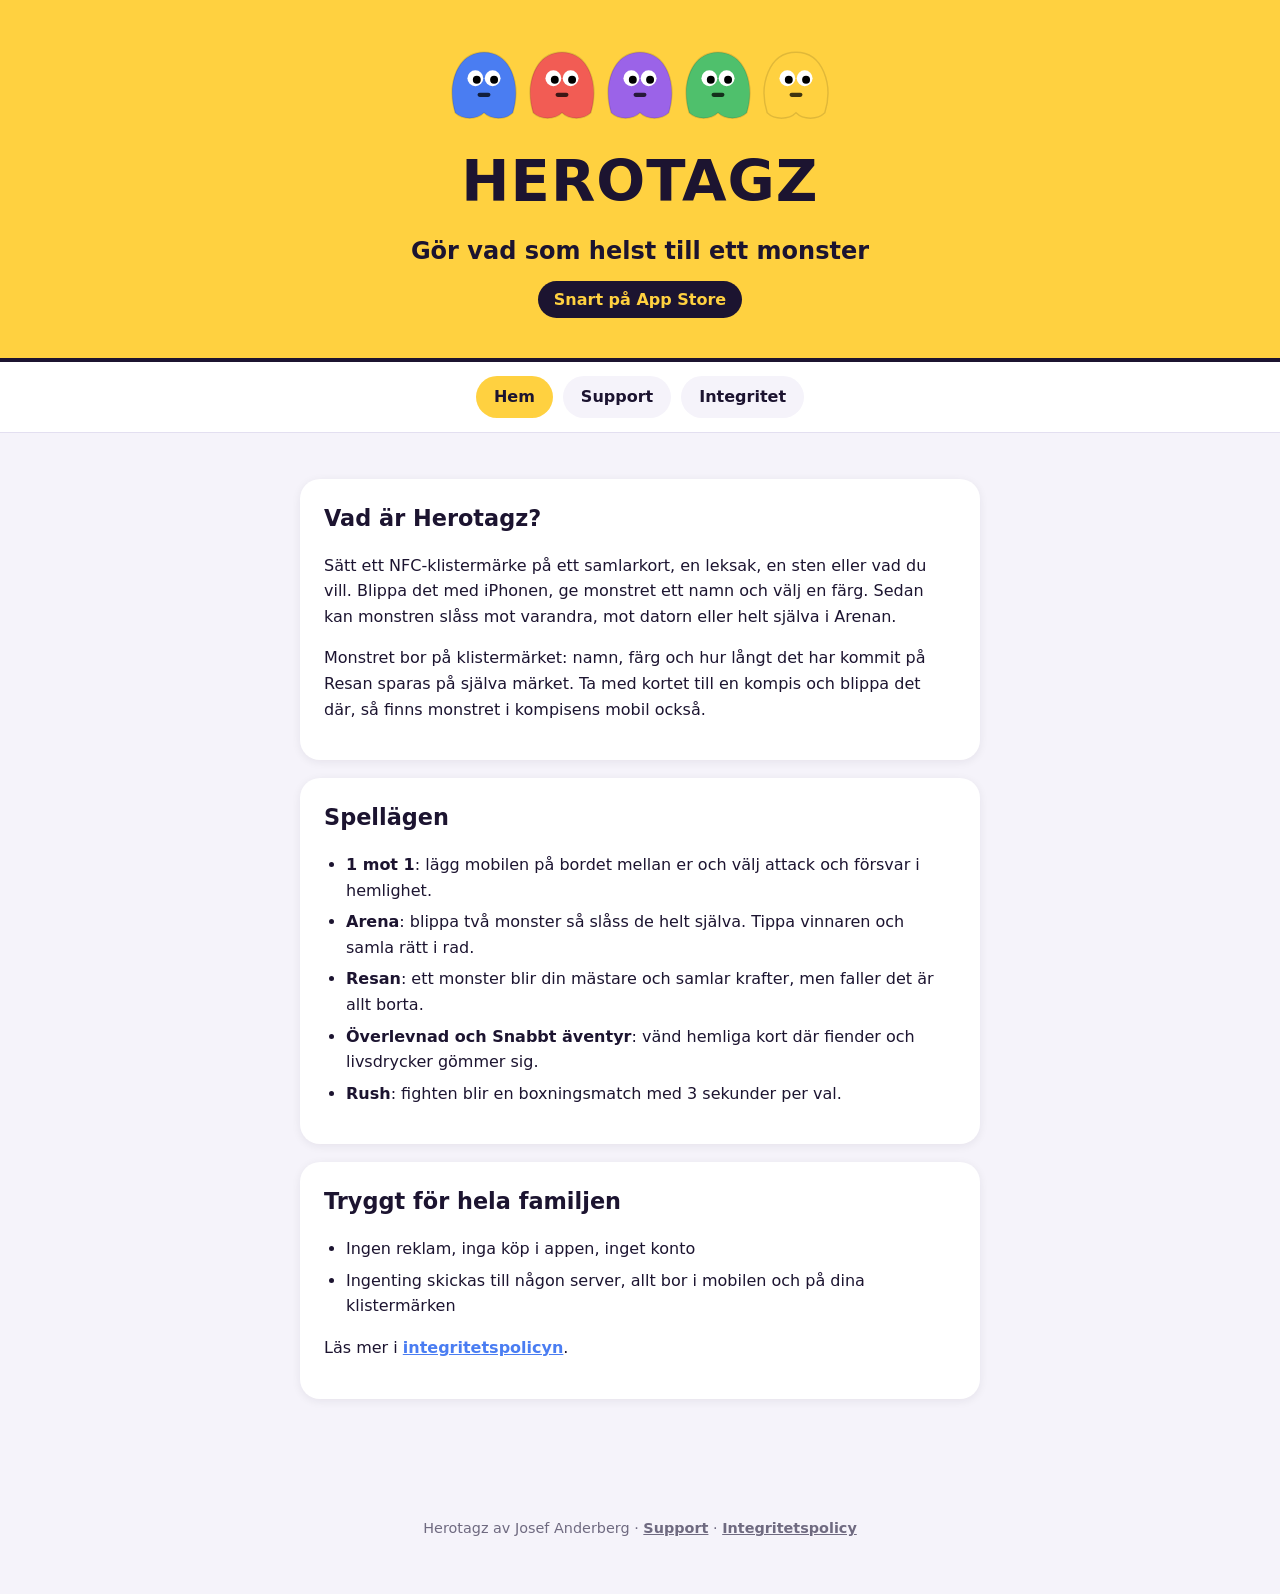
<file: index.html>
<!doctype html>
<html lang="sv">
<head>
<meta charset="utf-8">
<meta name="viewport" content="width=device-width, initial-scale=1">
<title>Herotagz - Gör vad som helst till ett monster</title>
<meta name="description" content="Herotagz är ett spel för iPhone där du sätter NFC-klistermärken på kort och leksaker, blippar dem och låter monstren slåss.">
<link rel="stylesheet" href="style.css">
</head>
<body>
<header class="hero">
  <div class="blobbar">
    <svg viewBox="0 0 100 100" xmlns="http://www.w3.org/2000/svg"><path d="M10 90 C -2 52, 12 6, 50 6 C 88 6, 102 52, 90 90 C 80 100, 60 100, 50 90 C 40 100, 20 100, 10 90 Z" fill="#4a7df2" stroke="rgba(0,0,0,0.12)" stroke-width="2"/><circle cx="38" cy="42" r="11" fill="#fff"/><circle cx="62" cy="42" r="11" fill="#fff"/><circle cx="40" cy="44" r="5.5" fill="#000"/><circle cx="64" cy="44" r="5.5" fill="#000"/><rect x="41" y="62" width="18" height="6" rx="3" fill="rgba(0,0,0,0.75)"/></svg>
    <svg viewBox="0 0 100 100" xmlns="http://www.w3.org/2000/svg"><path d="M10 90 C -2 52, 12 6, 50 6 C 88 6, 102 52, 90 90 C 80 100, 60 100, 50 90 C 40 100, 20 100, 10 90 Z" fill="#f25c54" stroke="rgba(0,0,0,0.12)" stroke-width="2"/><circle cx="38" cy="42" r="11" fill="#fff"/><circle cx="62" cy="42" r="11" fill="#fff"/><circle cx="40" cy="44" r="5.5" fill="#000"/><circle cx="64" cy="44" r="5.5" fill="#000"/><rect x="41" y="62" width="18" height="6" rx="3" fill="rgba(0,0,0,0.75)"/></svg>
    <svg viewBox="0 0 100 100" xmlns="http://www.w3.org/2000/svg"><path d="M10 90 C -2 52, 12 6, 50 6 C 88 6, 102 52, 90 90 C 80 100, 60 100, 50 90 C 40 100, 20 100, 10 90 Z" fill="#9b63e8" stroke="rgba(0,0,0,0.12)" stroke-width="2"/><circle cx="38" cy="42" r="11" fill="#fff"/><circle cx="62" cy="42" r="11" fill="#fff"/><circle cx="40" cy="44" r="5.5" fill="#000"/><circle cx="64" cy="44" r="5.5" fill="#000"/><rect x="41" y="62" width="18" height="6" rx="3" fill="rgba(0,0,0,0.75)"/></svg>
    <svg viewBox="0 0 100 100" xmlns="http://www.w3.org/2000/svg"><path d="M10 90 C -2 52, 12 6, 50 6 C 88 6, 102 52, 90 90 C 80 100, 60 100, 50 90 C 40 100, 20 100, 10 90 Z" fill="#4fc06c" stroke="rgba(0,0,0,0.12)" stroke-width="2"/><circle cx="38" cy="42" r="11" fill="#fff"/><circle cx="62" cy="42" r="11" fill="#fff"/><circle cx="40" cy="44" r="5.5" fill="#000"/><circle cx="64" cy="44" r="5.5" fill="#000"/><rect x="41" y="62" width="18" height="6" rx="3" fill="rgba(0,0,0,0.75)"/></svg>
    <svg viewBox="0 0 100 100" xmlns="http://www.w3.org/2000/svg"><path d="M10 90 C -2 52, 12 6, 50 6 C 88 6, 102 52, 90 90 C 80 100, 60 100, 50 90 C 40 100, 20 100, 10 90 Z" fill="#ffd140" stroke="rgba(0,0,0,0.12)" stroke-width="2"/><circle cx="38" cy="42" r="11" fill="#fff"/><circle cx="62" cy="42" r="11" fill="#fff"/><circle cx="40" cy="44" r="5.5" fill="#000"/><circle cx="64" cy="44" r="5.5" fill="#000"/><rect x="41" y="62" width="18" height="6" rx="3" fill="rgba(0,0,0,0.75)"/></svg>
  </div>
  <h1>HEROTAGZ</h1>
  <p class="slogan">Gör vad som helst till ett monster</p>
  <span class="märke">Snart på App Store</span>
</header>
<nav>
  <a href="./" class="aktiv">Hem</a>
  <a href="support/">Support</a>
  <a href="integritet/">Integritet</a>
</nav>
<main>
  <div class="kort">
    <h2>Vad är Herotagz?</h2>
    <p>Sätt ett NFC-klistermärke på ett samlarkort, en leksak, en sten eller vad du vill. Blippa det med iPhonen, ge monstret ett namn och välj en färg. Sedan kan monstren slåss mot varandra, mot datorn eller helt själva i Arenan.</p>
    <p>Monstret bor på klistermärket: namn, färg och hur långt det har kommit på Resan sparas på själva märket. Ta med kortet till en kompis och blippa det där, så finns monstret i kompisens mobil också.</p>
  </div>
  <div class="kort">
    <h2>Spellägen</h2>
    <ul>
      <li><strong>1 mot 1</strong>: lägg mobilen på bordet mellan er och välj attack och försvar i hemlighet.</li>
      <li><strong>Arena</strong>: blippa två monster så slåss de helt själva. Tippa vinnaren och samla rätt i rad.</li>
      <li><strong>Resan</strong>: ett monster blir din mästare och samlar krafter, men faller det är allt borta.</li>
      <li><strong>Överlevnad och Snabbt äventyr</strong>: vänd hemliga kort där fiender och livsdrycker gömmer sig.</li>
      <li><strong>Rush</strong>: fighten blir en boxningsmatch med 3 sekunder per val.</li>
    </ul>
  </div>
  <div class="kort">
    <h2>Tryggt för hela familjen</h2>
    <ul>
      <li>Ingen reklam, inga köp i appen, inget konto</li>
      <li>Ingenting skickas till någon server, allt bor i mobilen och på dina klistermärken</li>
    </ul>
    <p>Läs mer i <a href="integritet/">integritetspolicyn</a>.</p>
  </div>
</main>
<footer>
  <p>Herotagz av Josef Anderberg · <a href="support/">Support</a> · <a href="integritet/">Integritetspolicy</a></p>
</footer>
</body>
</html>
</file>
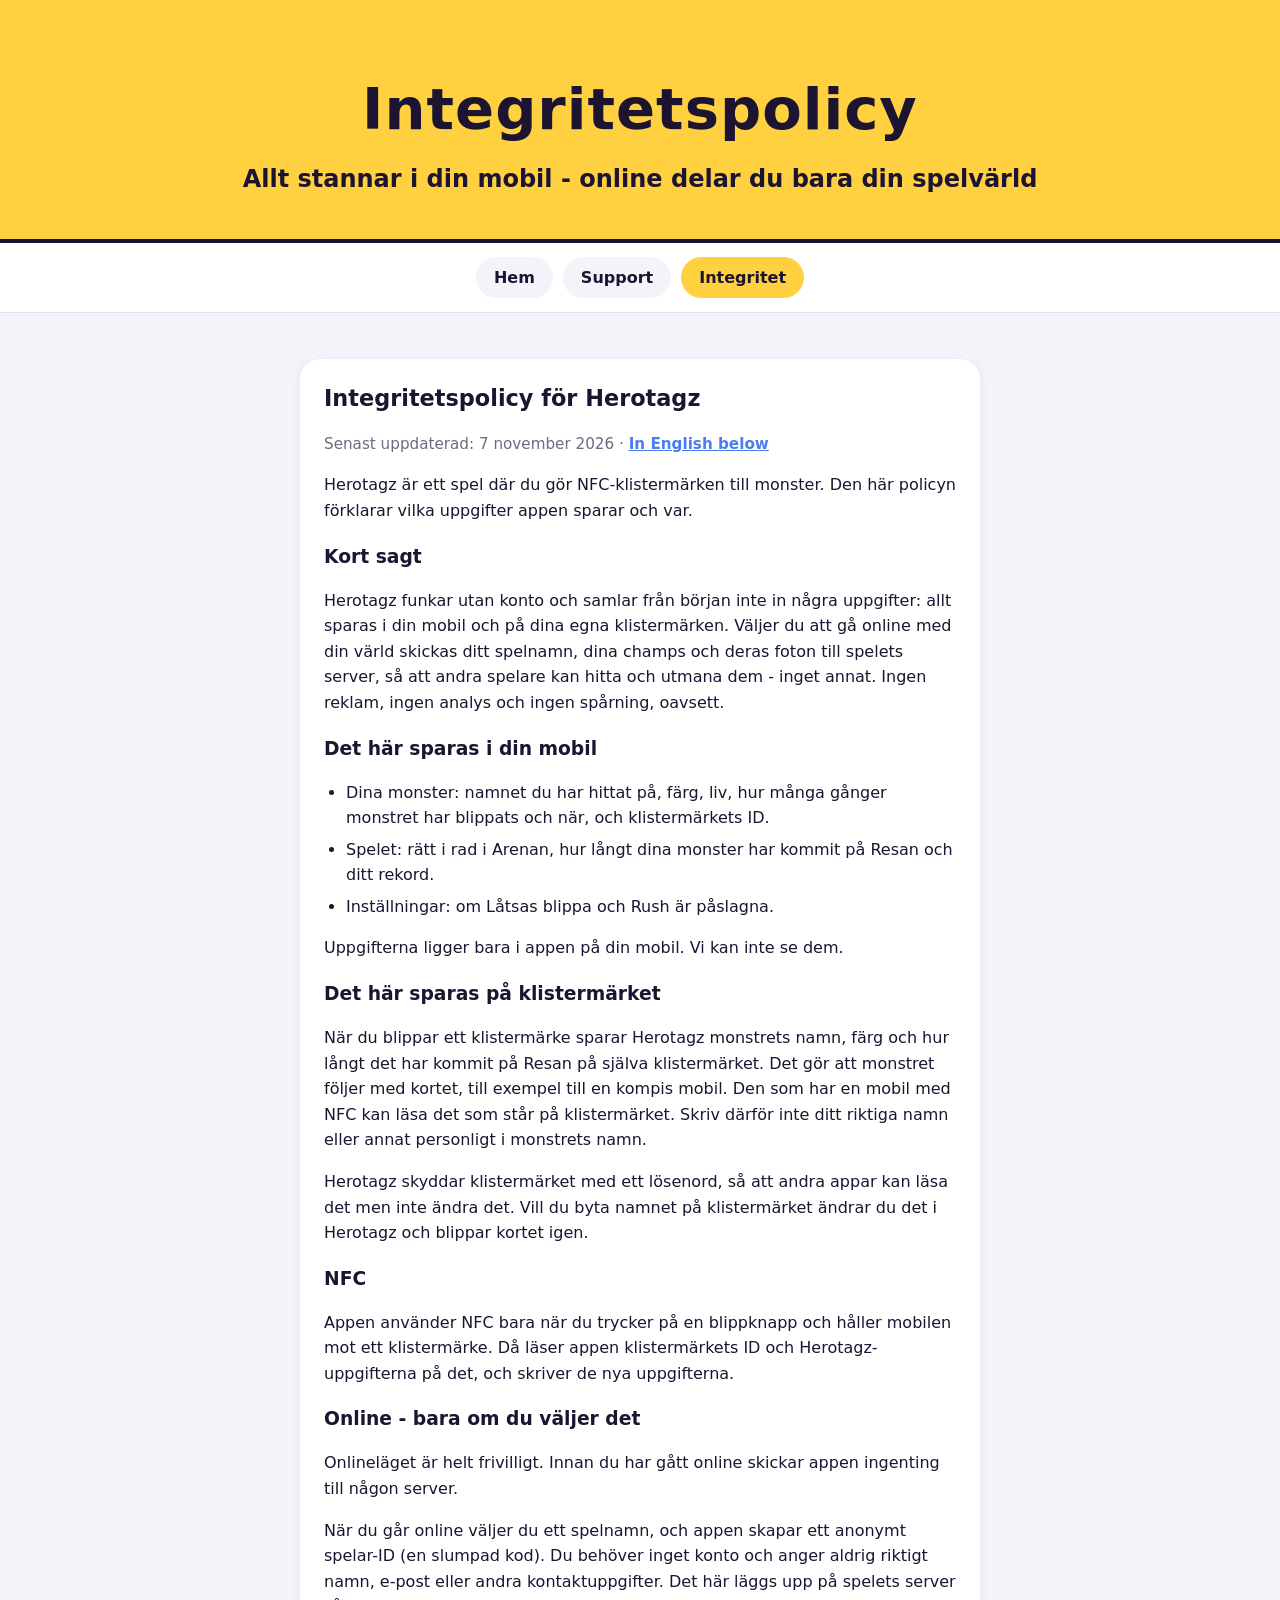
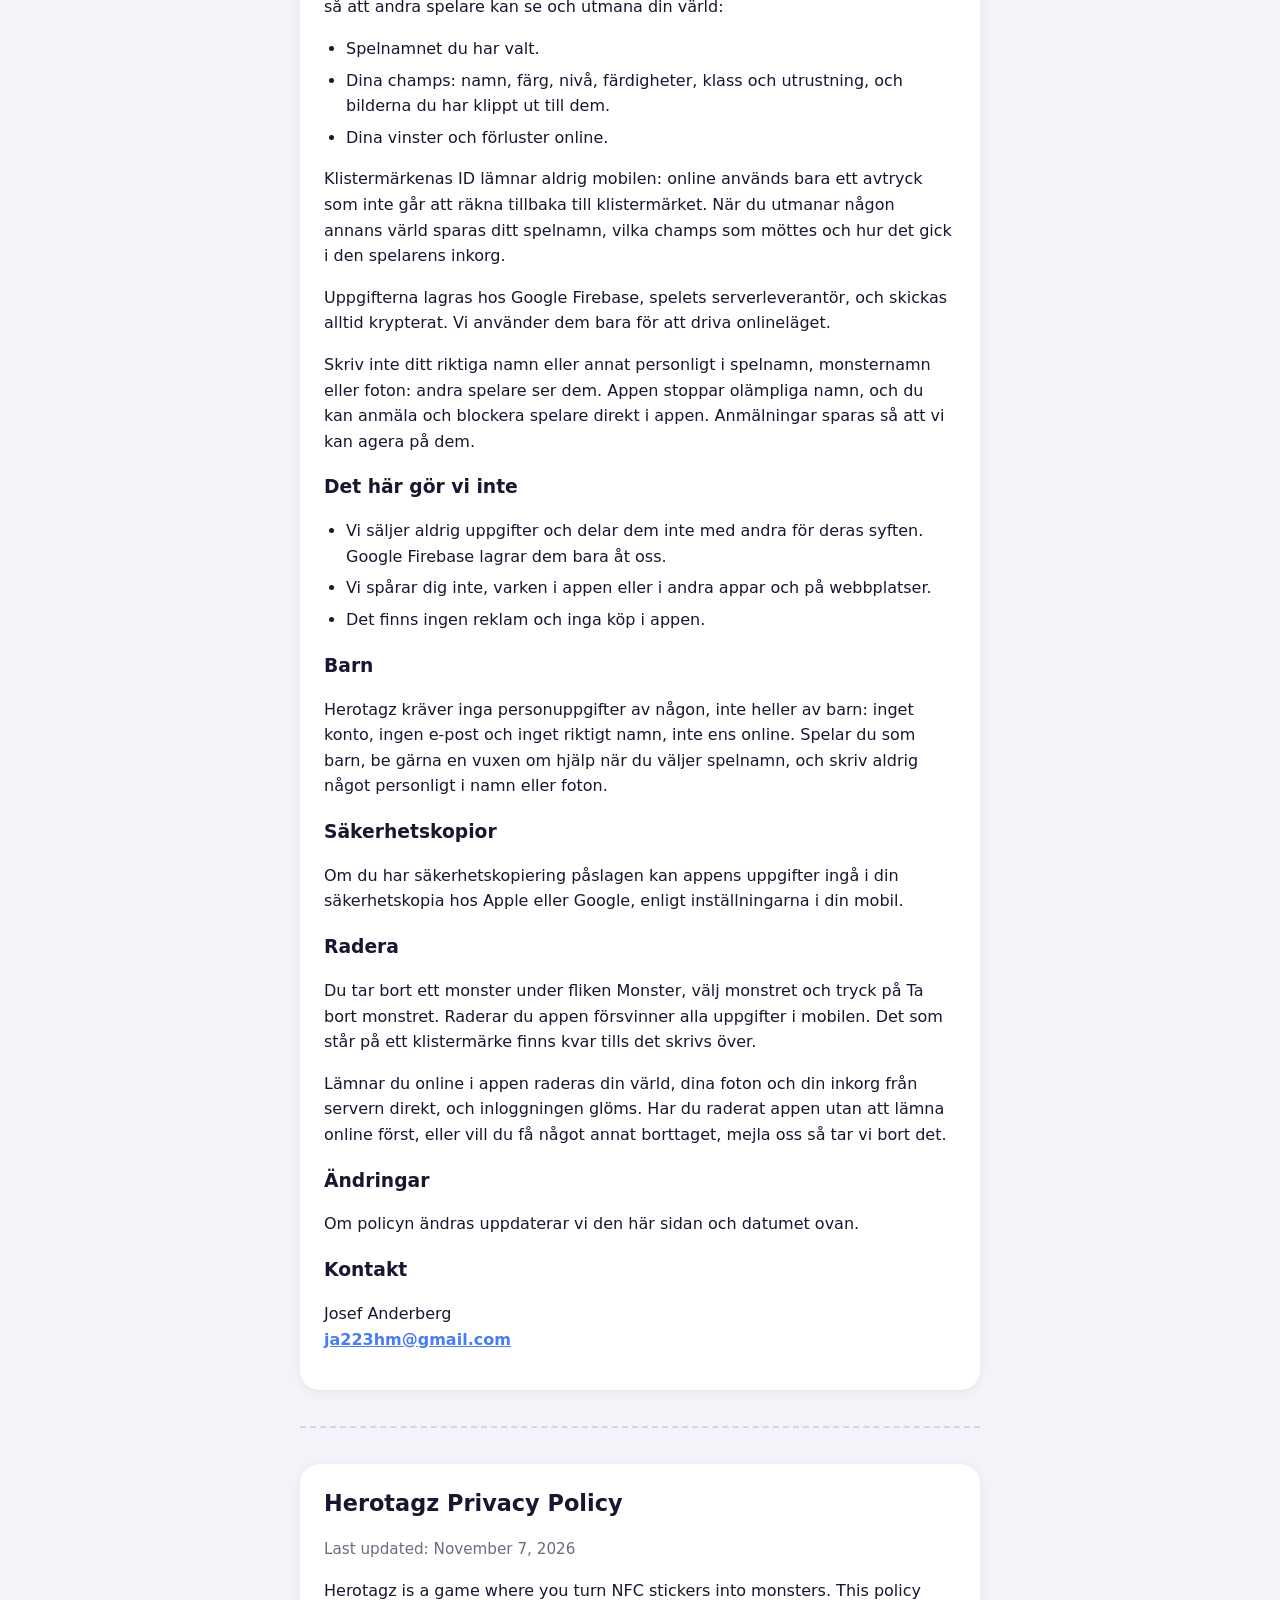
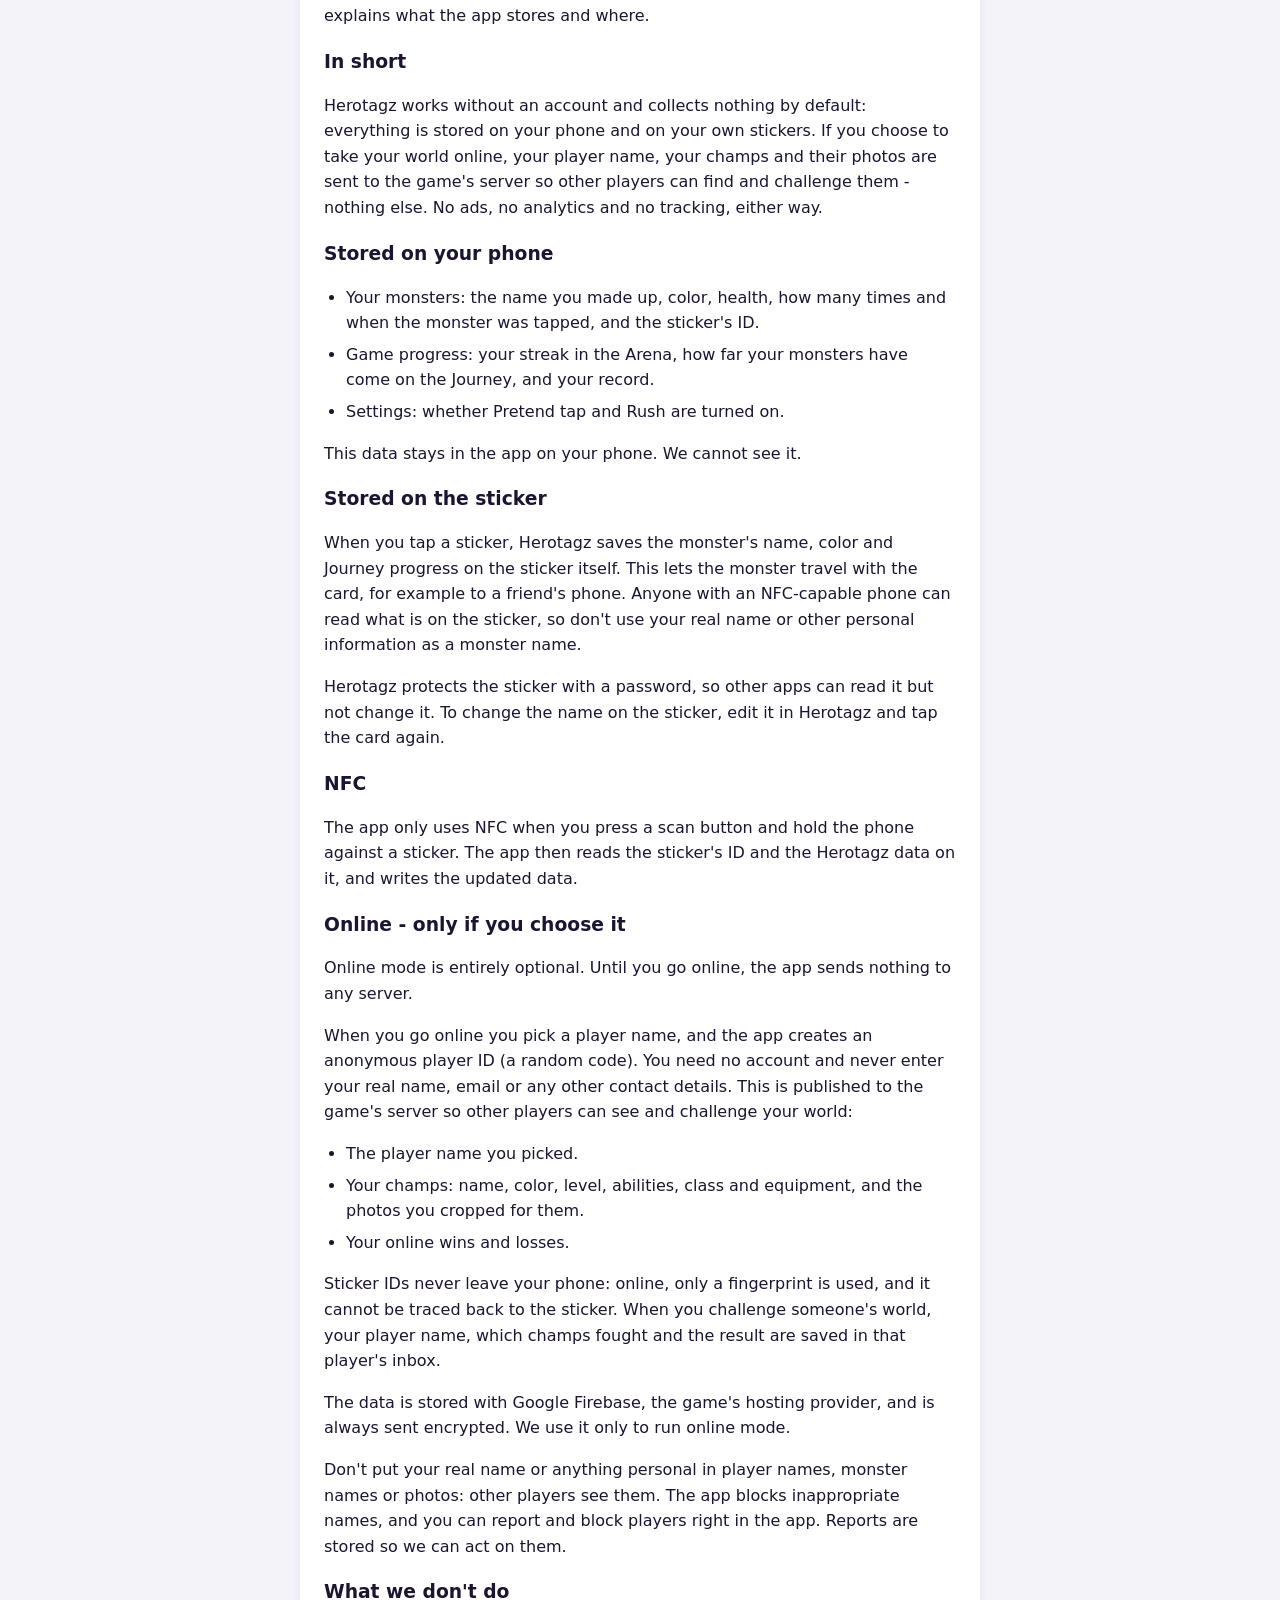
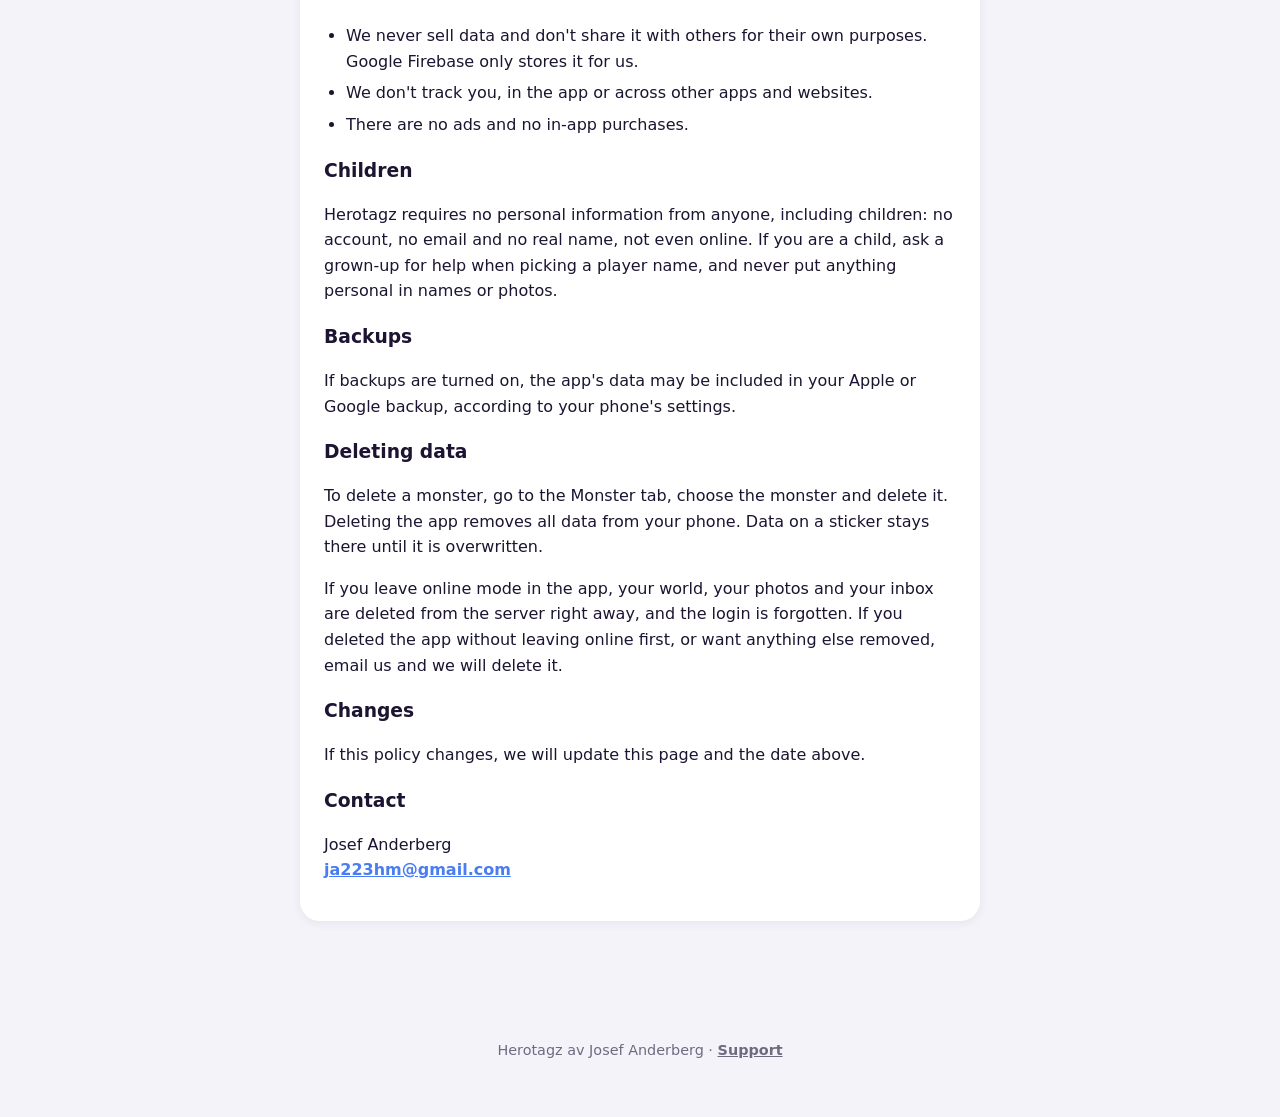
<file: integritet/index.html>
<!doctype html>
<html lang="sv">
<head>
<meta charset="utf-8">
<meta name="viewport" content="width=device-width, initial-scale=1">
<title>Integritetspolicy - Herotagz</title>
<meta name="description" content="Integritetspolicy för Herotagz. Utan onlineläget samlar appen inte in några uppgifter, och online delas bara ditt spelnamn, dina champs och deras foton.">
<link rel="stylesheet" href="../style.css">
</head>
<body>
<header class="hero">
  <h1>Integritetspolicy</h1>
  <p class="slogan">Allt stannar i din mobil - online delar du bara din spelvärld</p>
</header>
<nav>
  <a href="../">Hem</a>
  <a href="../support/">Support</a>
  <a href="./" class="aktiv">Integritet</a>
</nav>
<main>
  <div class="kort">
    <h2>Integritetspolicy för Herotagz</h2>
    <p class="datum">Senast uppdaterad: 7 november 2026 · <a href="#english">In English below</a></p>
    <p>Herotagz är ett spel där du gör NFC-klistermärken till monster. Den här policyn förklarar vilka uppgifter appen sparar och var.</p>

    <h3>Kort sagt</h3>
    <p>Herotagz funkar utan konto och samlar från början inte in några uppgifter: allt sparas i din mobil och på dina egna klistermärken. Väljer du att gå online med din värld skickas ditt spelnamn, dina champs och deras foton till spelets server, så att andra spelare kan hitta och utmana dem - inget annat. Ingen reklam, ingen analys och ingen spårning, oavsett.</p>

    <h3>Det här sparas i din mobil</h3>
    <ul>
      <li>Dina monster: namnet du har hittat på, färg, liv, hur många gånger monstret har blippats och när, och klistermärkets ID.</li>
      <li>Spelet: rätt i rad i Arenan, hur långt dina monster har kommit på Resan och ditt rekord.</li>
      <li>Inställningar: om Låtsas blippa och Rush är påslagna.</li>
    </ul>
    <p>Uppgifterna ligger bara i appen på din mobil. Vi kan inte se dem.</p>

    <h3>Det här sparas på klistermärket</h3>
    <p>När du blippar ett klistermärke sparar Herotagz monstrets namn, färg och hur långt det har kommit på Resan på själva klistermärket. Det gör att monstret följer med kortet, till exempel till en kompis mobil. Den som har en mobil med NFC kan läsa det som står på klistermärket. Skriv därför inte ditt riktiga namn eller annat personligt i monstrets namn.</p>
    <p>Herotagz skyddar klistermärket med ett lösenord, så att andra appar kan läsa det men inte ändra det. Vill du byta namnet på klistermärket ändrar du det i Herotagz och blippar kortet igen.</p>

    <h3>NFC</h3>
    <p>Appen använder NFC bara när du trycker på en blippknapp och håller mobilen mot ett klistermärke. Då läser appen klistermärkets ID och Herotagz-uppgifterna på det, och skriver de nya uppgifterna.</p>

    <h3>Online - bara om du väljer det</h3>
    <p>Onlineläget är helt frivilligt. Innan du har gått online skickar appen ingenting till någon server.</p>
    <p>När du går online väljer du ett spelnamn, och appen skapar ett anonymt spelar-ID (en slumpad kod). Du behöver inget konto och anger aldrig riktigt namn, e-post eller andra kontaktuppgifter. Det här läggs upp på spelets server så att andra spelare kan se och utmana din värld:</p>
    <ul>
      <li>Spelnamnet du har valt.</li>
      <li>Dina champs: namn, färg, nivå, färdigheter, klass och utrustning, och bilderna du har klippt ut till dem.</li>
      <li>Dina vinster och förluster online.</li>
    </ul>
    <p>Klistermärkenas ID lämnar aldrig mobilen: online används bara ett avtryck som inte går att räkna tillbaka till klistermärket. När du utmanar någon annans värld sparas ditt spelnamn, vilka champs som möttes och hur det gick i den spelarens inkorg.</p>
    <p>Uppgifterna lagras hos Google Firebase, spelets serverleverantör, och skickas alltid krypterat. Vi använder dem bara för att driva onlineläget.</p>
    <p>Skriv inte ditt riktiga namn eller annat personligt i spelnamn, monsternamn eller foton: andra spelare ser dem. Appen stoppar olämpliga namn, och du kan anmäla och blockera spelare direkt i appen. Anmälningar sparas så att vi kan agera på dem.</p>

    <h3>Det här gör vi inte</h3>
    <ul>
      <li>Vi säljer aldrig uppgifter och delar dem inte med andra för deras syften. Google Firebase lagrar dem bara åt oss.</li>
      <li>Vi spårar dig inte, varken i appen eller i andra appar och på webbplatser.</li>
      <li>Det finns ingen reklam och inga köp i appen.</li>
    </ul>

    <h3>Barn</h3>
    <p>Herotagz kräver inga personuppgifter av någon, inte heller av barn: inget konto, ingen e-post och inget riktigt namn, inte ens online. Spelar du som barn, be gärna en vuxen om hjälp när du väljer spelnamn, och skriv aldrig något personligt i namn eller foton.</p>

    <h3>Säkerhetskopior</h3>
    <p>Om du har säkerhetskopiering påslagen kan appens uppgifter ingå i din säkerhetskopia hos Apple eller Google, enligt inställningarna i din mobil.</p>

    <h3>Radera</h3>
    <p>Du tar bort ett monster under fliken Monster, välj monstret och tryck på Ta bort monstret. Raderar du appen försvinner alla uppgifter i mobilen. Det som står på ett klistermärke finns kvar tills det skrivs över.</p>
    <p>Lämnar du online i appen raderas din värld, dina foton och din inkorg från servern direkt, och inloggningen glöms. Har du raderat appen utan att lämna online först, eller vill du få något annat borttaget, mejla oss så tar vi bort det.</p>

    <h3>Ändringar</h3>
    <p>Om policyn ändras uppdaterar vi den här sidan och datumet ovan.</p>

    <h3>Kontakt</h3>
    <p>Josef Anderberg<br><a href="mailto:ja223hm@gmail.com">ja223hm@gmail.com</a></p>
  </div>

  <hr class="policy" id="english">

  <div class="kort">
    <h2>Herotagz Privacy Policy</h2>
    <p class="datum">Last updated: November 7, 2026</p>
    <p>Herotagz is a game where you turn NFC stickers into monsters. This policy explains what the app stores and where.</p>

    <h3>In short</h3>
    <p>Herotagz works without an account and collects nothing by default: everything is stored on your phone and on your own stickers. If you choose to take your world online, your player name, your champs and their photos are sent to the game's server so other players can find and challenge them - nothing else. No ads, no analytics and no tracking, either way.</p>

    <h3>Stored on your phone</h3>
    <ul>
      <li>Your monsters: the name you made up, color, health, how many times and when the monster was tapped, and the sticker's ID.</li>
      <li>Game progress: your streak in the Arena, how far your monsters have come on the Journey, and your record.</li>
      <li>Settings: whether Pretend tap and Rush are turned on.</li>
    </ul>
    <p>This data stays in the app on your phone. We cannot see it.</p>

    <h3>Stored on the sticker</h3>
    <p>When you tap a sticker, Herotagz saves the monster's name, color and Journey progress on the sticker itself. This lets the monster travel with the card, for example to a friend's phone. Anyone with an NFC-capable phone can read what is on the sticker, so don't use your real name or other personal information as a monster name.</p>
    <p>Herotagz protects the sticker with a password, so other apps can read it but not change it. To change the name on the sticker, edit it in Herotagz and tap the card again.</p>

    <h3>NFC</h3>
    <p>The app only uses NFC when you press a scan button and hold the phone against a sticker. The app then reads the sticker's ID and the Herotagz data on it, and writes the updated data.</p>

    <h3>Online - only if you choose it</h3>
    <p>Online mode is entirely optional. Until you go online, the app sends nothing to any server.</p>
    <p>When you go online you pick a player name, and the app creates an anonymous player ID (a random code). You need no account and never enter your real name, email or any other contact details. This is published to the game's server so other players can see and challenge your world:</p>
    <ul>
      <li>The player name you picked.</li>
      <li>Your champs: name, color, level, abilities, class and equipment, and the photos you cropped for them.</li>
      <li>Your online wins and losses.</li>
    </ul>
    <p>Sticker IDs never leave your phone: online, only a fingerprint is used, and it cannot be traced back to the sticker. When you challenge someone's world, your player name, which champs fought and the result are saved in that player's inbox.</p>
    <p>The data is stored with Google Firebase, the game's hosting provider, and is always sent encrypted. We use it only to run online mode.</p>
    <p>Don't put your real name or anything personal in player names, monster names or photos: other players see them. The app blocks inappropriate names, and you can report and block players right in the app. Reports are stored so we can act on them.</p>

    <h3>What we don't do</h3>
    <ul>
      <li>We never sell data and don't share it with others for their own purposes. Google Firebase only stores it for us.</li>
      <li>We don't track you, in the app or across other apps and websites.</li>
      <li>There are no ads and no in-app purchases.</li>
    </ul>

    <h3>Children</h3>
    <p>Herotagz requires no personal information from anyone, including children: no account, no email and no real name, not even online. If you are a child, ask a grown-up for help when picking a player name, and never put anything personal in names or photos.</p>

    <h3>Backups</h3>
    <p>If backups are turned on, the app's data may be included in your Apple or Google backup, according to your phone's settings.</p>

    <h3>Deleting data</h3>
    <p>To delete a monster, go to the Monster tab, choose the monster and delete it. Deleting the app removes all data from your phone. Data on a sticker stays there until it is overwritten.</p>
    <p>If you leave online mode in the app, your world, your photos and your inbox are deleted from the server right away, and the login is forgotten. If you deleted the app without leaving online first, or want anything else removed, email us and we will delete it.</p>

    <h3>Changes</h3>
    <p>If this policy changes, we will update this page and the date above.</p>

    <h3>Contact</h3>
    <p>Josef Anderberg<br><a href="mailto:ja223hm@gmail.com">ja223hm@gmail.com</a></p>
  </div>
</main>
<footer>
  <p>Herotagz av Josef Anderberg · <a href="../support/">Support</a></p>
</footer>
</body>
</html>
</file>
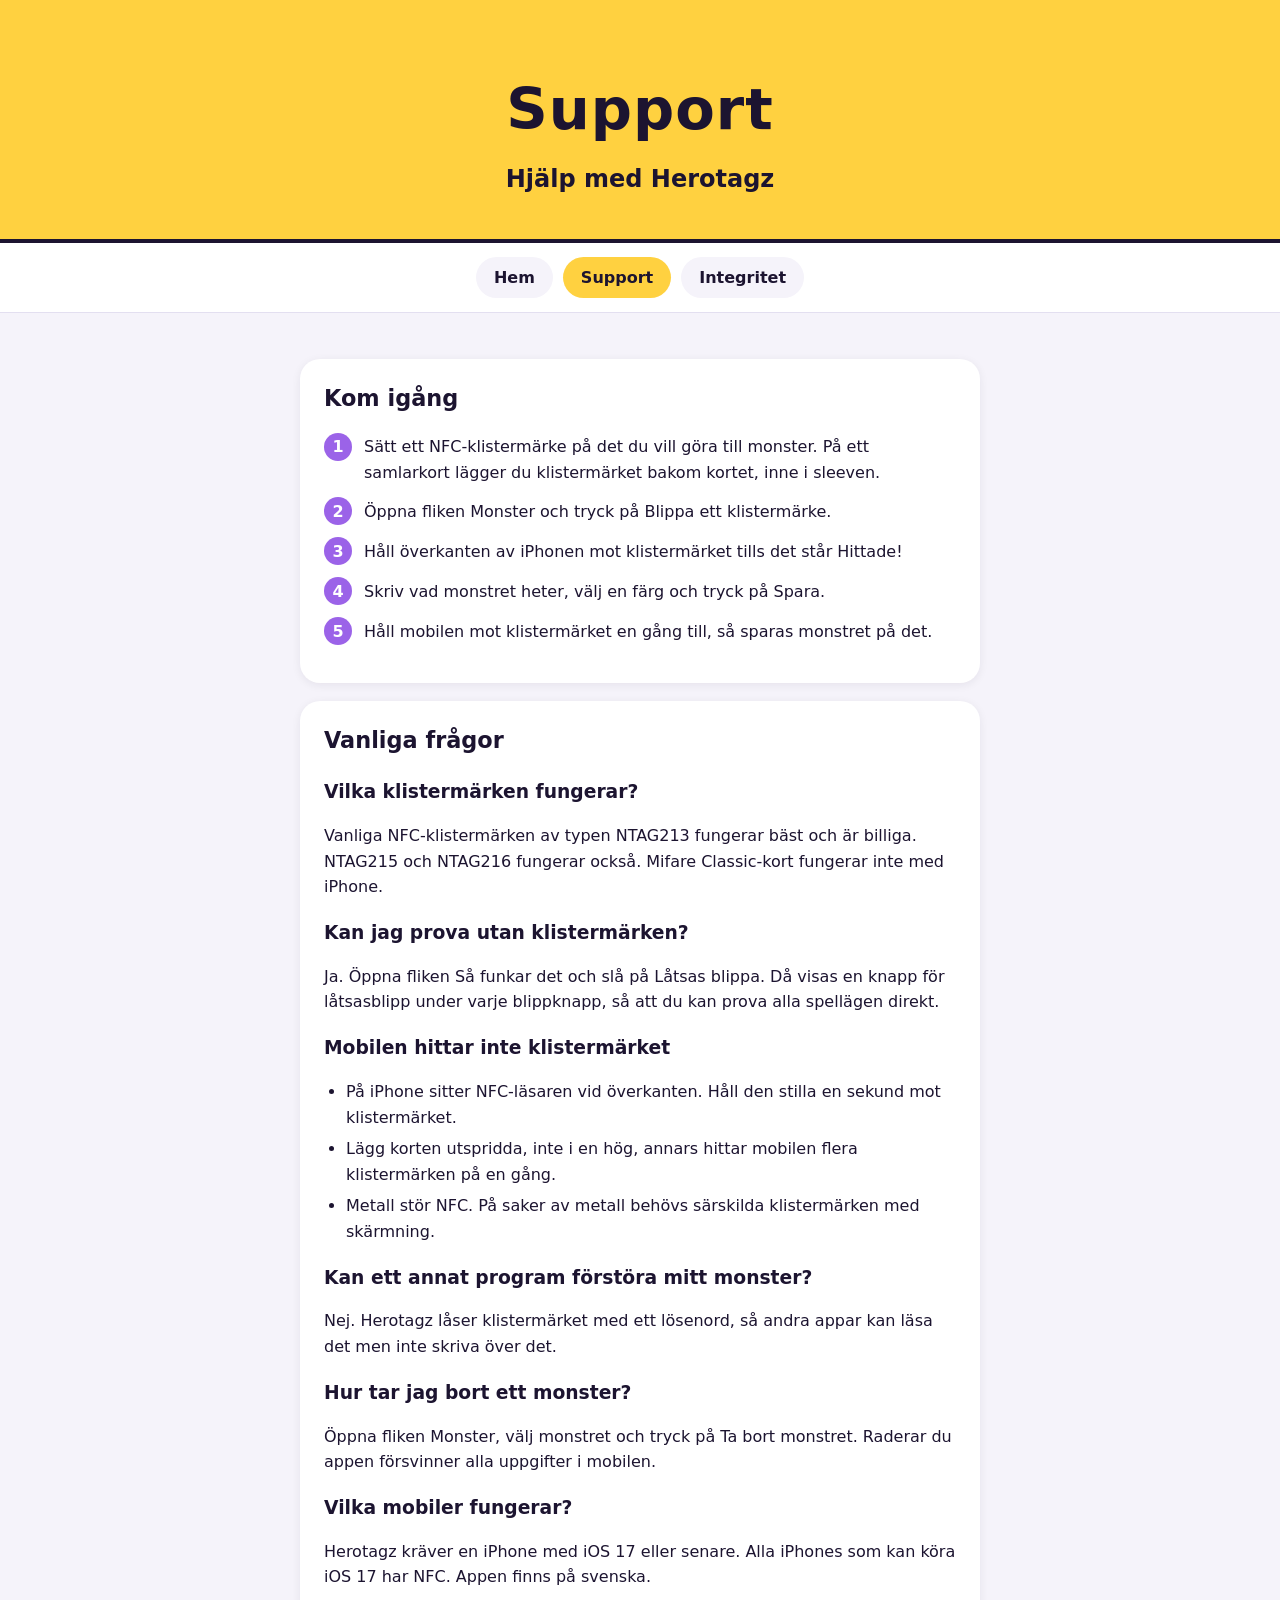
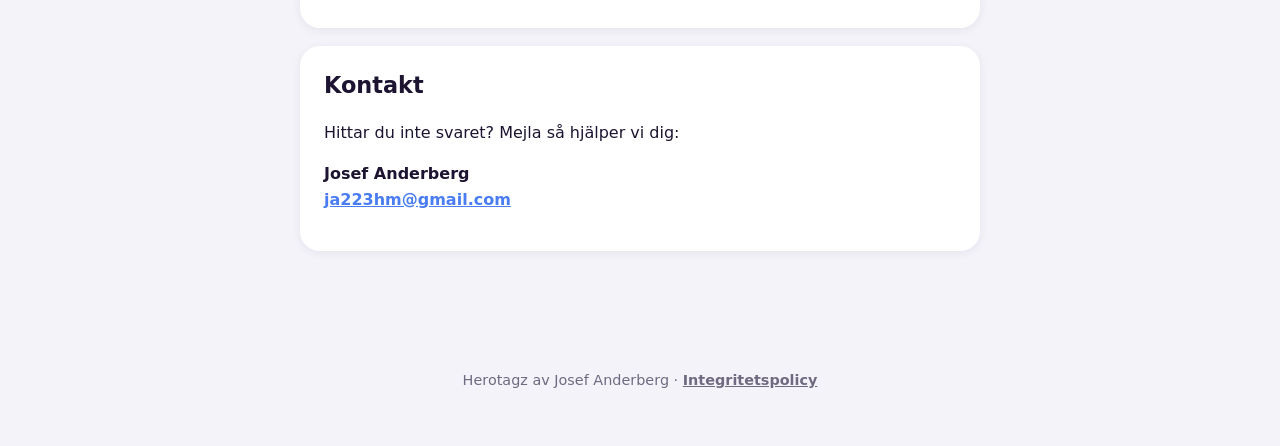
<file: support/index.html>
<!doctype html>
<html lang="sv">
<head>
<meta charset="utf-8">
<meta name="viewport" content="width=device-width, initial-scale=1">
<title>Support - Herotagz</title>
<meta name="description" content="Hjälp och support för Herotagz: kom igång, klistermärken som fungerar och svar på vanliga frågor.">
<link rel="stylesheet" href="../style.css">
</head>
<body>
<header class="hero">
  <h1>Support</h1>
  <p class="slogan">Hjälp med Herotagz</p>
</header>
<nav>
  <a href="../">Hem</a>
  <a href="./" class="aktiv">Support</a>
  <a href="../integritet/">Integritet</a>
</nav>
<main>
  <div class="kort">
    <h2>Kom igång</h2>
    <ol class="steg">
      <li>Sätt ett NFC-klistermärke på det du vill göra till monster. På ett samlarkort lägger du klistermärket bakom kortet, inne i sleeven.</li>
      <li>Öppna fliken Monster och tryck på Blippa ett klistermärke.</li>
      <li>Håll överkanten av iPhonen mot klistermärket tills det står Hittade!</li>
      <li>Skriv vad monstret heter, välj en färg och tryck på Spara.</li>
      <li>Håll mobilen mot klistermärket en gång till, så sparas monstret på det.</li>
    </ol>
  </div>
  <div class="kort">
    <h2>Vanliga frågor</h2>
    <h3>Vilka klistermärken fungerar?</h3>
    <p>Vanliga NFC-klistermärken av typen NTAG213 fungerar bäst och är billiga. NTAG215 och NTAG216 fungerar också. Mifare Classic-kort fungerar inte med iPhone.</p>
    <h3>Kan jag prova utan klistermärken?</h3>
    <p>Ja. Öppna fliken Så funkar det och slå på Låtsas blippa. Då visas en knapp för låtsasblipp under varje blippknapp, så att du kan prova alla spellägen direkt.</p>
    <h3>Mobilen hittar inte klistermärket</h3>
    <ul>
      <li>På iPhone sitter NFC-läsaren vid överkanten. Håll den stilla en sekund mot klistermärket.</li>
      <li>Lägg korten utspridda, inte i en hög, annars hittar mobilen flera klistermärken på en gång.</li>
      <li>Metall stör NFC. På saker av metall behövs särskilda klistermärken med skärmning.</li>
    </ul>
    <h3>Kan ett annat program förstöra mitt monster?</h3>
    <p>Nej. Herotagz låser klistermärket med ett lösenord, så andra appar kan läsa det men inte skriva över det.</p>
    <h3>Hur tar jag bort ett monster?</h3>
    <p>Öppna fliken Monster, välj monstret och tryck på Ta bort monstret. Raderar du appen försvinner alla uppgifter i mobilen.</p>
    <h3>Vilka mobiler fungerar?</h3>
    <p>Herotagz kräver en iPhone med iOS 17 eller senare. Alla iPhones som kan köra iOS 17 har NFC. Appen finns på svenska.</p>
  </div>
  <div class="kort">
    <h2>Kontakt</h2>
    <p>Hittar du inte svaret? Mejla så hjälper vi dig:</p>
    <p><strong>Josef Anderberg</strong><br>
    <a href="mailto:ja223hm@gmail.com">ja223hm@gmail.com</a></p>
  </div>
</main>
<footer>
  <p>Herotagz av Josef Anderberg · <a href="../integritet/">Integritetspolicy</a></p>
</footer>
</body>
</html>
</file>
<file: style.css>
:root {
  --gul: #ffd140;
  --bläck: #1c1430;
  --papper: #f5f3fa;
  --kort: #ffffff;
  --röd: #f25c54;
  --grön: #4fc06c;
  --blå: #4a7df2;
  --lila: #9b63e8;
}

* { box-sizing: border-box; }

body {
  margin: 0;
  font-family: ui-rounded, "SF Pro Rounded", "Nunito", "Arial Rounded MT Bold", system-ui, sans-serif;
  background: var(--papper);
  color: var(--bläck);
  line-height: 1.6;
}

header.hero {
  background: var(--gul);
  border-bottom: 4px solid var(--bläck);
  text-align: center;
  padding: 48px 20px 40px;
}

header.hero h1 {
  font-size: clamp(2.2rem, 7vw, 3.6rem);
  font-weight: 900;
  margin: 16px 0 4px;
  letter-spacing: 1px;
}

header.hero p.slogan {
  font-size: clamp(1.1rem, 3.5vw, 1.5rem);
  font-weight: 700;
  margin: 0;
}

.blobbar { display: flex; justify-content: center; gap: 6px; flex-wrap: wrap; }
.blobbar svg { width: clamp(44px, 10vw, 72px); height: auto; }

nav {
  display: flex;
  justify-content: center;
  gap: 10px;
  flex-wrap: wrap;
  padding: 14px;
  background: var(--kort);
  border-bottom: 1px solid #e3dff0;
}

nav a {
  color: var(--bläck);
  text-decoration: none;
  font-weight: 800;
  padding: 8px 18px;
  border-radius: 999px;
  background: var(--papper);
}

nav a:hover, nav a.aktiv { background: var(--gul); }

main {
  max-width: 720px;
  margin: 0 auto;
  padding: 28px 20px 60px;
}

.kort {
  background: var(--kort);
  border-radius: 20px;
  padding: 22px 24px;
  margin: 18px 0;
  box-shadow: 0 2px 10px rgba(28, 20, 48, 0.07);
}

h2 { font-size: 1.4rem; font-weight: 900; margin: 28px 0 8px; }
.kort h2:first-child, .kort h3:first-child { margin-top: 0; }
h3 { font-weight: 800; margin: 18px 0 6px; }

ul, ol { padding-left: 22px; }
li { margin: 6px 0; }

.steg { list-style: none; padding: 0; counter-reset: steg; }
.steg li {
  counter-increment: steg;
  display: flex;
  gap: 12px;
  align-items: baseline;
  margin: 12px 0;
}
.steg li::before {
  content: counter(steg);
  flex: 0 0 28px;
  height: 28px;
  border-radius: 50%;
  background: var(--lila);
  color: #fff;
  font-weight: 800;
  display: inline-flex;
  align-items: center;
  justify-content: center;
}

.märke {
  display: inline-block;
  background: var(--bläck);
  color: var(--gul);
  font-weight: 800;
  border-radius: 999px;
  padding: 6px 16px;
  margin-top: 10px;
}

a { color: var(--blå); font-weight: 700; }

footer {
  text-align: center;
  padding: 26px 20px 40px;
  color: #6f6a80;
  font-size: 0.9rem;
}

footer a { color: inherit; }

hr.policy { border: none; border-top: 2px dashed #d9d3ea; margin: 36px 0; }
.datum { color: #6f6a80; font-size: 0.95rem; }
</file>
